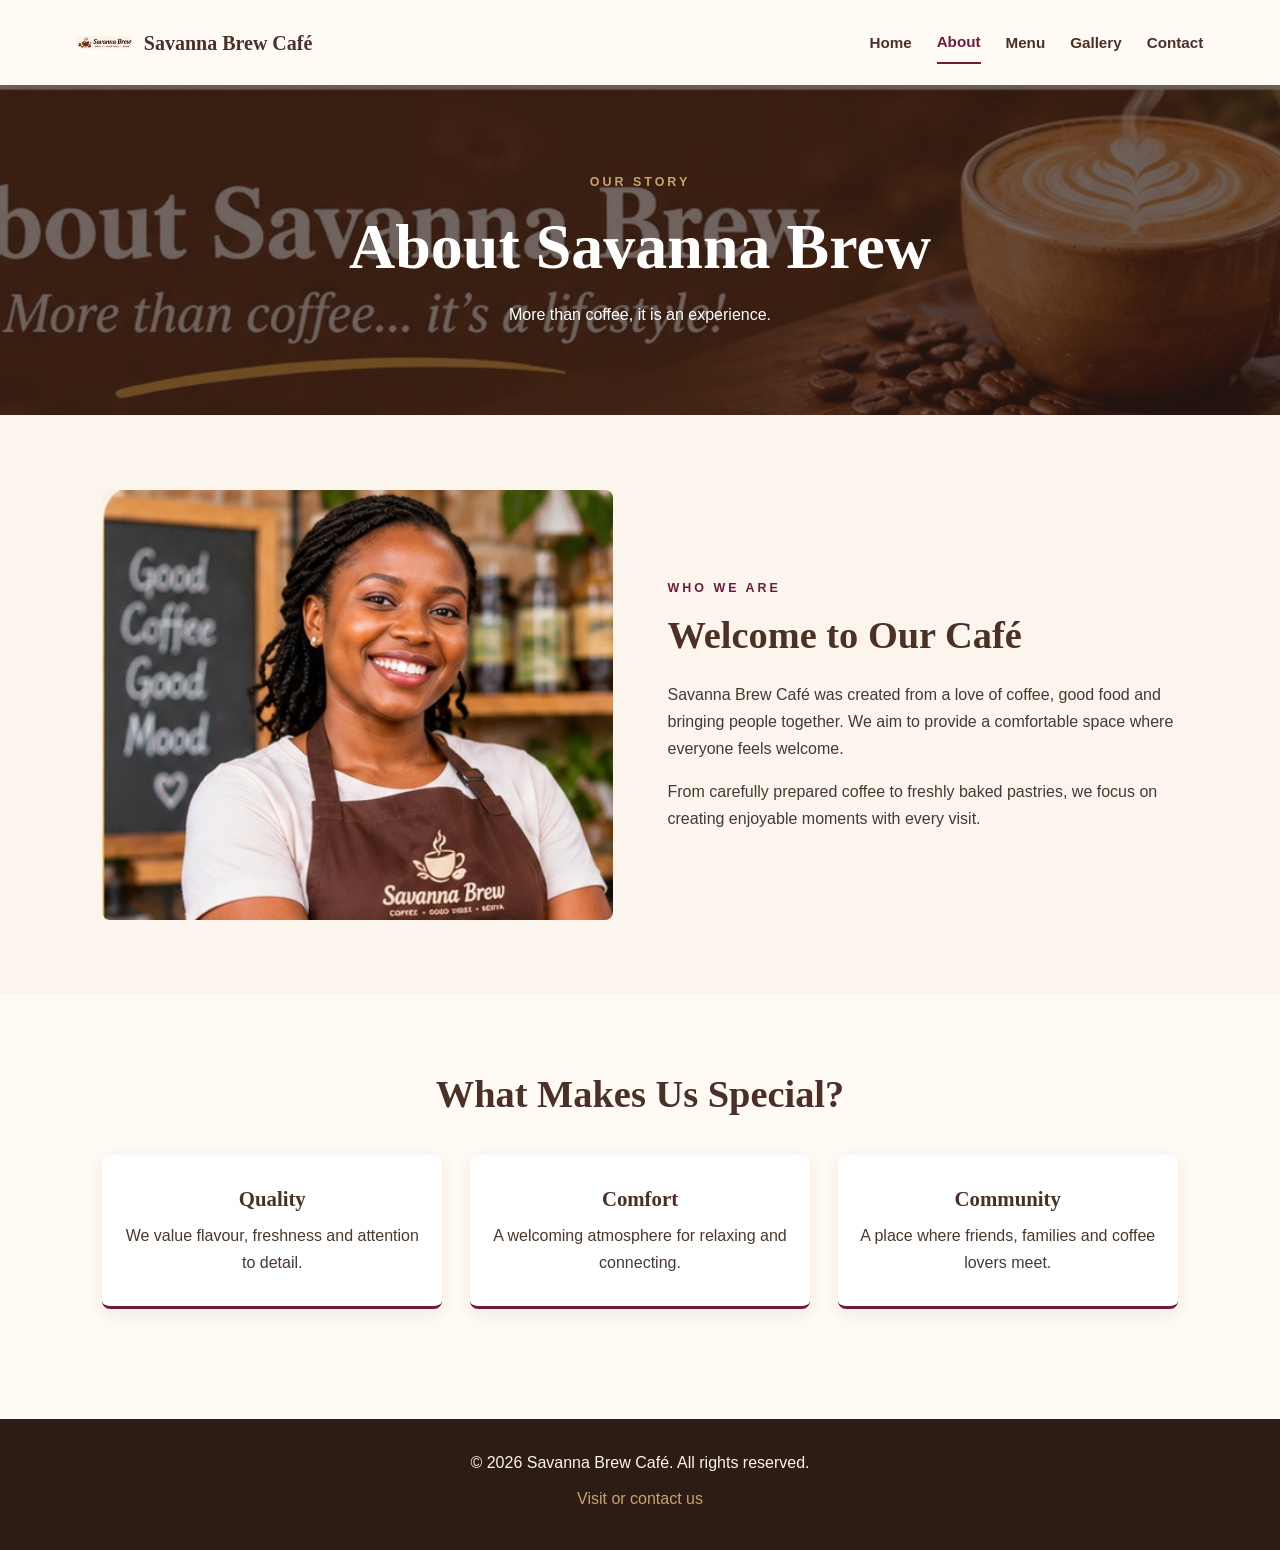
<file: about.html>
<!DOCTYPE html>
<html lang="en">
<head>
    <meta charset="UTF-8">
    <meta name="viewport" content="width=device-width, initial-scale=1.0">
    <title>About Us | Savanna Brew Café</title>
    <link rel="stylesheet" href="css/style.css">
</head>
<body>

<header>
    <a href="index.html" class="logo">
        <img src="image/savanna-brew-logo.png" alt="Savanna Brew Café Logo">
        <span>Savanna Brew Café</span>
    </a>

    <nav>
        <a href="index.html">Home</a>
        <a href="about.html" class="active">About</a>
        <a href="menu.html">Menu</a>
        <a href="gallery.html">Gallery</a>
        <a href="contact.html">Contact</a>
    </nav>
</header>

<section class="page-banner about-banner">
    <div>
        <p class="eyebrow">OUR STORY</p>
        <h1>About Savanna Brew</h1>
        <p>More than coffee, it is an experience.</p>
    </div>
</section>

<section class="about-section section">
    <div class="about-image">
        <img src="image/founder-portrait.jpg" alt="Savanna Brew Café founder">
    </div>

    <div class="about-text">
        <p class="eyebrow">WHO WE ARE</p>
        <h2>Welcome to Our Café</h2>
        <p>
            Savanna Brew Café was created from a love of coffee,
            good food and bringing people together. We aim to provide
            a comfortable space where everyone feels welcome.
        </p>
        <p>
            From carefully prepared coffee to freshly baked pastries,
            we focus on creating enjoyable moments with every visit.
        </p>
    </div>
</section>

<section class="values section">
    <h2>What Makes Us Special?</h2>

    <div class="card-container">
        <div class="value-card">
            <h3>Quality</h3>
            <p>We value flavour, freshness and attention to detail.</p>
        </div>

        <div class="value-card">
            <h3>Comfort</h3>
            <p>A welcoming atmosphere for relaxing and connecting.</p>
        </div>

        <div class="value-card">
            <h3>Community</h3>
            <p>A place where friends, families and coffee lovers meet.</p>
        </div>
    </div>
</section>

<footer>
    <p>&copy; 2026 Savanna Brew Café. All rights reserved.</p>
    <p><a href="contact.html">Visit or contact us</a></p>
</footer>

</body>
</html>
</file>
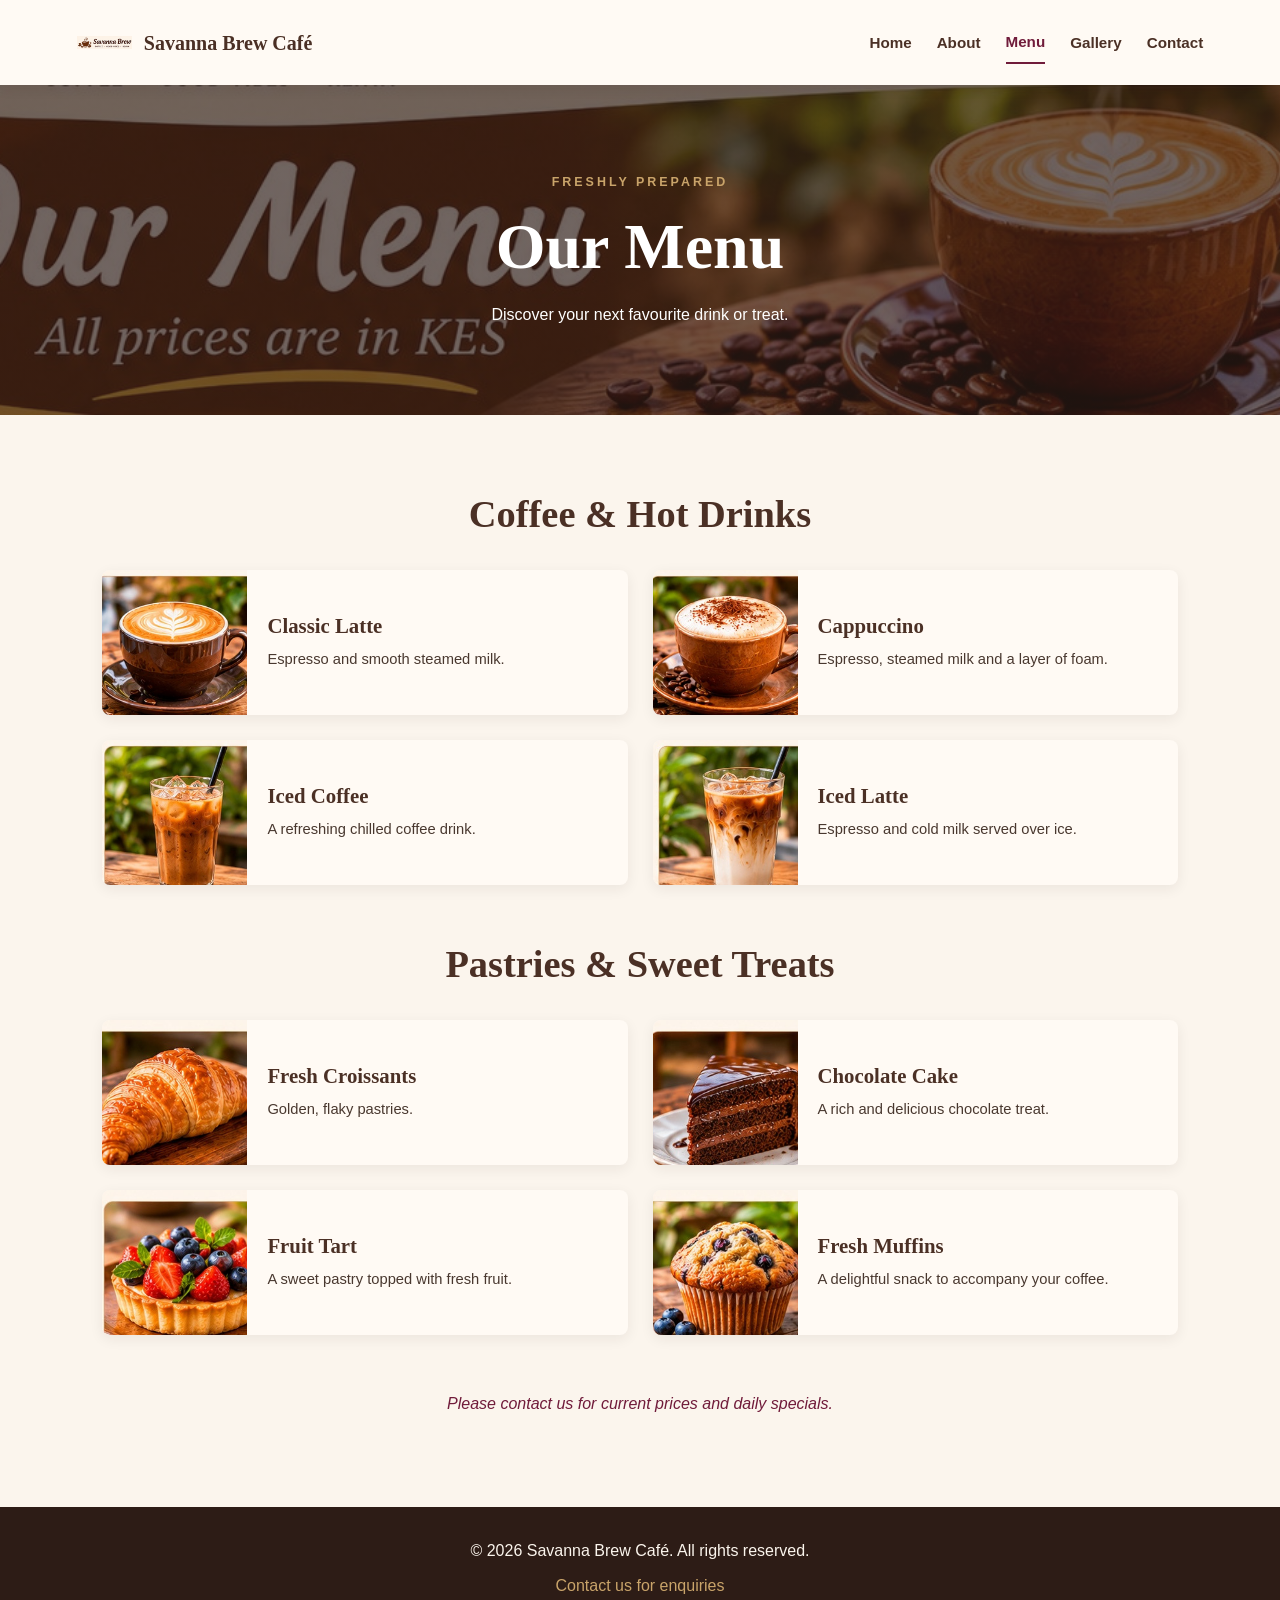
<file: menu.html>
<!DOCTYPE html>
<html lang="en">
<head>
    <meta charset="UTF-8">
    <meta name="viewport" content="width=device-width, initial-scale=1.0">
    <title>Our Menu | Savanna Brew Café</title>
    <link rel="stylesheet" href="css/style.css">
</head>
<body>

<header>
    <a href="index.html" class="logo">
        <img src="image/savanna-brew-logo.png" alt="Savanna Brew Café Logo">
        <span>Savanna Brew Café</span>
    </a>

    <nav>
        <a href="index.html">Home</a>
        <a href="about.html">About</a>
        <a href="menu.html" class="active">Menu</a>
        <a href="gallery.html">Gallery</a>
        <a href="contact.html">Contact</a>
    </nav>
</header>

<section class="page-banner menu-banner">
    <div>
        <p class="eyebrow">FRESHLY PREPARED</p>
        <h1>Our Menu</h1>
        <p>Discover your next favourite drink or treat.</p>
    </div>
</section>

<section class="menu-section section">
    <h2>Coffee & Hot Drinks</h2>

    <div class="menu-grid">
        <article class="menu-item">
            <img src="image/latte.jpg" alt="Latte">
            <div>
                <h3>Classic Latte</h3>
                <p>Espresso and smooth steamed milk.</p>
            </div>
        </article>

        <article class="menu-item">
            <img src="image/cappuccino.jpg" alt="Cappuccino">
            <div>
                <h3>Cappuccino</h3>
                <p>Espresso, steamed milk and a layer of foam.</p>
            </div>
        </article>

        <article class="menu-item">
            <img src="image/iced-coffee.jpg" alt="Iced coffee">
            <div>
                <h3>Iced Coffee</h3>
                <p>A refreshing chilled coffee drink.</p>
            </div>
        </article>

        <article class="menu-item">
            <img src="image/iced-latte.jpg" alt="Iced latte">
            <div>
                <h3>Iced Latte</h3>
                <p>Espresso and cold milk served over ice.</p>
            </div>
        </article>
    </div>

    <h2>Pastries & Sweet Treats</h2>

    <div class="menu-grid">
        <article class="menu-item">
            <img src="image/croissant.jpg" alt="Croissants">
            <div>
                <h3>Fresh Croissants</h3>
                <p>Golden, flaky pastries.</p>
            </div>
        </article>

        <article class="menu-item">
            <img src="image/chocolate-cake.jpg" alt="Chocolate cake">
            <div>
                <h3>Chocolate Cake</h3>
                <p>A rich and delicious chocolate treat.</p>
            </div>
        </article>

        <article class="menu-item">
            <img src="image/fruit-tart.jpg" alt="Fruit tart">
            <div>
                <h3>Fruit Tart</h3>
                <p>A sweet pastry topped with fresh fruit.</p>
            </div>
        </article>

        <article class="menu-item">
            <img src="image/muffin.jpg" alt="Fresh muffin">
            <div>
                <h3>Fresh Muffins</h3>
                <p>A delightful snack to accompany your coffee.</p>
            </div>
        </article>
    </div>

    <p class="menu-note">
        Please contact us for current prices and daily specials.
    </p>
</section>

<footer>
    <p>&copy; 2026 Savanna Brew Café. All rights reserved.</p>
    <p><a href="contact.html">Contact us for enquiries</a></p>
</footer>

</body>
</html>
</file>
<file: css/style.css>
/* ========================================
   SAVANNA BREW CAFE - MAIN STYLESHEET
   Colours: Cream, Coffee Brown, Burgundy
======================================== */

:root {
    --cream: #fbf5ed;
    --light-cream: #fffaf4;
    --coffee-brown: #4b3025;
    --dark-brown: #2d1c16;
    --burgundy: #701b3a;
    --dark-burgundy: #481027;
    --gold: #c9a46a;
    --text: #49382f;
    --white: #ffffff;
}

/* General reset */

* {
    margin: 0;
    padding: 0;
    box-sizing: border-box;
}

html {
    scroll-behavior: smooth;
}

body {
    font-family: Arial, Helvetica, sans-serif;
    background-color: var(--cream);
    color: var(--text);
    line-height: 1.7;
}

img {
    display: block;
    width: 100%;
    object-fit: cover;
}

a {
    color: inherit;
    text-decoration: none;
}

h1, h2, h3 {
    font-family: Georgia, "Times New Roman", serif;
    color: var(--coffee-brown);
    line-height: 1.3;
}

h1 {
    font-size: clamp(2.4rem, 5vw, 4.5rem);
}

h2 {
    font-size: clamp(1.8rem, 3vw, 2.7rem);
    margin-bottom: 20px;
}

h3 {
    font-size: 1.3rem;
    margin-bottom: 10px;
}

p {
    margin-bottom: 15px;
}

/* ========================================
   HEADER AND NAVIGATION
======================================== */

header {
    background-color: var(--light-cream);
    display: flex;
    align-items: center;
    justify-content: space-between;
    gap: 25px;
    padding: 15px 6%;
    position: sticky;
    top: 0;
    z-index: 1000;
    box-shadow: 0 3px 12px rgba(45, 28, 22, 0.10);
}

.logo {
    display: flex;
    align-items: center;
    gap: 12px;
    color: var(--coffee-brown);
    font-family: Georgia, "Times New Roman", serif;
    font-size: 1.25rem;
    font-weight: bold;
}

.logo img {
    width: 55px;
    height: 55px;
    object-fit: contain;
}

nav {
    display: flex;
    align-items: center;
    justify-content: center;
    flex-wrap: wrap;
    gap: 25px;
}

nav a {
    color: var(--coffee-brown);
    font-weight: bold;
    font-size: 0.95rem;
    padding: 8px 0;
    transition: color 0.3s ease;
}

nav a:hover,
nav a.active {
    color: var(--burgundy);
}

nav a.active {
    border-bottom: 2px solid var(--burgundy);
}

/* ========================================
   BUTTONS
======================================== */

.btn {
    display: inline-block;
    background-color: var(--burgundy);
    color: var(--white);
    border: none;
    border-radius: 4px;
    padding: 13px 26px;
    font-size: 0.95rem;
    font-weight: bold;
    cursor: pointer;
    transition: background-color 0.3s ease,
                transform 0.3s ease;
}

.btn:hover {
    background-color: var(--dark-burgundy);
    transform: translateY(-2px);
}

/* ========================================
   SHARED SECTIONS
======================================== */

.section {
    padding: 75px 8%;
    text-align: center;
}

.eyebrow {
    color: var(--burgundy);
    letter-spacing: 3px;
    font-size: 0.78rem;
    font-weight: bold;
    margin-bottom: 12px;
}

.section-description {
    max-width: 650px;
    margin: 0 auto 35px;
}

/* ========================================
   HOME PAGE HERO
======================================== */

.hero {
    min-height: 600px;
    display: flex;
    align-items: center;
    padding: 80px 8%;
    background:
        linear-gradient(
            90deg,
            rgba(45, 28, 22, 0.82),
            rgba(45, 28, 22, 0.20)
        ),
        url("../image/hero.jpg") center/cover no-repeat;
    color: var(--white);
}

.hero-content {
    max-width: 650px;
}

.hero h1 {
    color: var(--white);
    margin-bottom: 22px;
}

.hero .eyebrow {
    color: var(--gold);
}

.hero-content > p:not(.eyebrow) {
    font-size: 1.1rem;
    max-width: 550px;
    margin-bottom: 28px;
}

/* ========================================
   INTRODUCTION AND QUOTE
======================================== */

.intro {
    max-width: 1000px;
    margin: 0 auto;
}

.intro > p:last-child {
    max-width: 750px;
    margin: 0 auto;
}

.quote {
    background-color: var(--coffee-brown);
    color: var(--cream);
    text-align: center;
    padding: 65px 8%;
}

.quote h2 {
    color: var(--cream);
}

.quote p {
    margin-bottom: 0;
}

/* ========================================
   FEATURED CARDS AND VALUES
======================================== */

.featured {
    background-color: var(--light-cream);
}

.card-container {
    display: grid;
    grid-template-columns: repeat(3, minmax(0, 1fr));
    gap: 28px;
    margin: 35px 0;
}

.card,
.value-card {
    background-color: var(--white);
    border-radius: 8px;
    overflow: hidden;
    box-shadow: 0 5px 18px rgba(45, 28, 22, 0.08);
    transition: transform 0.3s ease;
}

.card:hover,
.value-card:hover {
    transform: translateY(-5px);
}

.card img {
    height: 260px;
}

.card-content {
    padding: 25px 20px;
}

.card-content p,
.value-card p {
    margin-bottom: 0;
}

.value-card {
    padding: 30px 22px;
    border-bottom: 3px solid var(--burgundy);
}

.values {
    background-color: var(--light-cream);
}

/* ========================================
   PAGE BANNERS
======================================== */

.page-banner {
    min-height: 330px;
    padding: 65px 8%;
    display: flex;
    align-items: center;
    justify-content: center;
    text-align: center;
    color: var(--white);
    background-color: var(--coffee-brown);
    background-position: center;
    background-size: cover;
    background-repeat: no-repeat;
    position: relative;
}

.page-banner > div {
    position: relative;
    z-index: 1;
    max-width: 750px;
}

.page-banner h1 {
    color: var(--white);
    margin-bottom: 12px;
}

.page-banner p {
    margin-bottom: 0;
}

.page-banner .eyebrow {
    color: var(--gold);
    margin-bottom: 12px;
}

.about-banner {
    background-image:
        linear-gradient(rgba(45, 28, 22, 0.68),
                        rgba(45, 28, 22, 0.68)),
        url("../image/about-coffee-banner.jpg");
}

.menu-banner {
    background-image:
        linear-gradient(rgba(45, 28, 22, 0.68),
                        rgba(45, 28, 22, 0.68)),
        url("../image/menu-coffee-banner.jpg");
}

.gallery-banner {
    background-image:
        linear-gradient(rgba(45, 28, 22, 0.68),
                        rgba(45, 28, 22, 0.68)),
        url("../image/gallery-photo-banner.jpg");
}

.contact-banner {
    background-image:
        linear-gradient(rgba(45, 28, 22, 0.68),
                        rgba(45, 28, 22, 0.68)),
        url("../image/contact-coffee-banner.jpg");
}

/* ========================================
   ABOUT PAGE
======================================== */

.about-section {
    display: grid;
    grid-template-columns: repeat(2, minmax(0, 1fr));
    gap: 55px;
    align-items: center;
    text-align: left;
}

.about-image img {
    height: 430px;
    border-radius: 8px;
}

.about-text p:last-child {
    margin-bottom: 0;
}

/* ========================================
   MENU PAGE
======================================== */

.menu-section h2 {
    margin-top: 35px;
}

.menu-section h2:first-child {
    margin-top: 0;
}

.menu-grid {
    display: grid;
    grid-template-columns: repeat(2, minmax(0, 1fr));
    gap: 25px;
    max-width: 1100px;
    margin: 30px auto 55px;
    text-align: left;
}

.menu-item {
    display: flex;
    align-items: center;
    gap: 20px;
    background-color: var(--light-cream);
    border-radius: 8px;
    overflow: hidden;
    box-shadow: 0 4px 14px rgba(45, 28, 22, 0.07);
}

.menu-item img {
    width: 145px;
    min-width: 145px;
    height: 145px;
}

.menu-item div {
    padding: 15px 15px 15px 0;
}

.menu-item h3 {
    margin-bottom: 8px;
}

.menu-item p {
    font-size: 0.92rem;
    margin-bottom: 0;
}

.menu-note {
    font-style: italic;
    color: var(--burgundy);
}

/* ========================================
   GALLERY PAGE
======================================== */

.gallery-section {
    background-color: var(--light-cream);
}

.gallery-grid {
    display: grid;
    grid-template-columns: repeat(4, minmax(0, 1fr));
    gap: 20px;
    margin-top: 35px;
}

.gallery-grid figure {
    background-color: var(--white);
    border-radius: 7px;
    overflow: hidden;
    box-shadow: 0 4px 14px rgba(45, 28, 22, 0.08);
}

.gallery-grid img {
    height: 240px;
    transition: transform 0.4s ease;
}

.gallery-grid figure:hover img {
    transform: scale(1.05);
}

.gallery-grid figcaption {
    padding: 15px 10px;
    color: var(--coffee-brown);
    font-weight: bold;
}

/* ========================================
   CONTACT PAGE
======================================== */

.contact-section {
    display: grid;
    grid-template-columns: repeat(2, minmax(0, 1fr));
    gap: 50px;
    align-items: center;
    text-align: left;
}

.contact-info h2 {
    margin-bottom: 20px;
}

.contact-info h3 {
    margin-top: 22px;
}

.contact-info a {
    color: var(--burgundy);
    font-weight: bold;
}

.contact-info a:hover {
    text-decoration: underline;
}

.contact-image img {
    height: 450px;
    border-radius: 8px;
}

.contact-form-section {
    background-color: var(--light-cream);
}

.contact-form {
    max-width: 650px;
    margin: 30px auto 0;
    text-align: left;
}

.contact-form label {
    display: block;
    margin: 16px 0 7px;
    font-weight: bold;
    color: var(--coffee-brown);
}

.contact-form input,
.contact-form textarea {
    display: block;
    width: 100%;
    padding: 13px;
    border: 1px solid #d7c7b8;
    border-radius: 4px;
    background-color: var(--white);
    color: var(--text);
    font: inherit;
}

.contact-form input:focus,
.contact-form textarea:focus {
    outline: 2px solid var(--gold);
    border-color: var(--burgundy);
}

.contact-form textarea {
    resize: vertical;
    margin-bottom: 22px;
}

/* ========================================
   FOOTER
======================================== */

footer {
    background-color: var(--dark-brown);
    color: var(--cream);
    padding: 30px 8%;
    text-align: center;
}

footer p {
    margin-bottom: 8px;
}

footer a {
    color: var(--gold);
}

footer a:hover {
    color: var(--white);
    text-decoration: underline;
}

/* ========================================
   RESPONSIVE DESIGN
======================================== */

@media (max-width: 900px) {
    header {
        flex-direction: column;
        gap: 12px;
    }

    nav {
        gap: 18px;
    }

    .card-container {
        grid-template-columns: repeat(2, minmax(0, 1fr));
    }

    .gallery-grid {
        grid-template-columns: repeat(2, minmax(0, 1fr));
    }

    .about-section,
    .contact-section {
        grid-template-columns: 1fr;
    }

    .about-image img,
    .contact-image img {
        height: 350px;
    }
}

@media (max-width: 600px) {
    header {
        padding: 12px 4%;
    }

    .logo {
        font-size: 1.05rem;
    }

    .logo img {
        width: 45px;
        height: 45px;
    }

    nav {
        gap: 10px 16px;
    }

    nav a {
        font-size: 0.85rem;
    }

    .hero {
        min-height: 480px;
        padding: 55px 7%;
        background-position: center;
    }

    .section {
        padding: 50px 6%;
    }

    .page-banner {
        min-height: 260px;
        padding: 45px 6%;
    }

    .card-container,
    .menu-grid,
    .gallery-grid {
        grid-template-columns: 1fr;
    }

    .card img {
        height: 240px;
    }

    .menu-item img {
        width: 115px;
        min-width: 115px;
        height: 125px;
    }

    .menu-item {
        gap: 14px;
    }

    .menu-item div {
        padding: 12px 12px 12px 0;
    }

    .gallery-grid img {
        height: 260px;
    }

    .about-image img,
    .contact-image img {
        height: 280px;
    }
}/* ========================================
   SAVANNA BREW CAFE - MAIN STYLESHEET
   Colours: Cream, Coffee Brown, Burgundy
======================================== */

:root {
    --cream: #fbf5ed;
    --light-cream: #fffaf4;
    --coffee-brown: #4b3025;
    --dark-brown: #2d1c16;
    --burgundy: #701b3a;
    --dark-burgundy: #481027;
    --gold: #c9a46a;
    --text: #49382f;
    --white: #ffffff;
}

/* General reset */

* {
    margin: 0;
    padding: 0;
    box-sizing: border-box;
}

html {
    scroll-behavior: smooth;
}

body {
    font-family: Arial, Helvetica, sans-serif;
    background-color: var(--cream);
    color: var(--text);
    line-height: 1.7;
}

img {
    display: block;
    width: 100%;
    object-fit: cover;
}

a {
    color: inherit;
    text-decoration: none;
}

h1, h2, h3 {
    font-family: Georgia, "Times New Roman", serif;
    color: var(--coffee-brown);
    line-height: 1.3;
}

h1 {
    font-size: clamp(2.4rem, 5vw, 4.5rem);
}

h2 {
    font-size: clamp(1.8rem, 3vw, 2.7rem);
    margin-bottom: 20px;
}

h3 {
    font-size: 1.3rem;
    margin-bottom: 10px;
}

p {
    margin-bottom: 15px;
}

/* ========================================
   HEADER AND NAVIGATION
======================================== */

header {
    background-color: var(--light-cream);
    display: flex;
    align-items: center;
    justify-content: space-between;
    gap: 25px;
    padding: 15px 6%;
    position: sticky;
    top: 0;
    z-index: 1000;
    box-shadow: 0 3px 12px rgba(45, 28, 22, 0.10);
}

.logo {
    display: flex;
    align-items: center;
    gap: 12px;
    color: var(--coffee-brown);
    font-family: Georgia, "Times New Roman", serif;
    font-size: 1.25rem;
    font-weight: bold;
}

.logo img {
    width: 55px;
    height: 55px;
    object-fit: contain;
}

nav {
    display: flex;
    align-items: center;
    justify-content: center;
    flex-wrap: wrap;
    gap: 25px;
}

nav a {
    color: var(--coffee-brown);
    font-weight: bold;
    font-size: 0.95rem;
    padding: 8px 0;
    transition: color 0.3s ease;
}

nav a:hover,
nav a.active {
    color: var(--burgundy);
}

nav a.active {
    border-bottom: 2px solid var(--burgundy);
}

/* ========================================
   BUTTONS
======================================== */

.btn {
    display: inline-block;
    background-color: var(--burgundy);
    color: var(--white);
    border: none;
    border-radius: 4px;
    padding: 13px 26px;
    font-size: 0.95rem;
    font-weight: bold;
    cursor: pointer;
    transition: background-color 0.3s ease,
                transform 0.3s ease;
}

.btn:hover {
    background-color: var(--dark-burgundy);
    transform: translateY(-2px);
}

/* ========================================
   SHARED SECTIONS
======================================== */

.section {
    padding: 75px 8%;
    text-align: center;
}

.eyebrow {
    color: var(--burgundy);
    letter-spacing: 3px;
    font-size: 0.78rem;
    font-weight: bold;
    margin-bottom: 12px;
}

.section-description {
    max-width: 650px;
    margin: 0 auto 35px;
}

/* ========================================
   HOME PAGE HERO
======================================== */

.hero {
    min-height: 600px;
    display: flex;
    align-items: center;
    padding: 80px 8%;
    background:
        linear-gradient(
            90deg,
            rgba(45, 28, 22, 0.82),
            rgba(45, 28, 22, 0.20)
        ),
        url("../image/hero.jpg") center/cover no-repeat;
    color: var(--white);
}

.hero-content {
    max-width: 650px;
}

.hero h1 {
    color: var(--white);
    margin-bottom: 22px;
}

.hero .eyebrow {
    color: var(--gold);
}

.hero-content > p:not(.eyebrow) {
    font-size: 1.1rem;
    max-width: 550px;
    margin-bottom: 28px;
}

/* ========================================
   INTRODUCTION AND QUOTE
======================================== */

.intro {
    max-width: 1000px;
    margin: 0 auto;
}

.intro > p:last-child {
    max-width: 750px;
    margin: 0 auto;
}

.quote {
    background-color: var(--coffee-brown);
    color: var(--cream);
    text-align: center;
    padding: 65px 8%;
}

.quote h2 {
    color: var(--cream);
}

.quote p {
    margin-bottom: 0;
}

/* ========================================
   FEATURED CARDS AND VALUES
======================================== */

.featured {
    background-color: var(--light-cream);
}

.card-container {
    display: grid;
    grid-template-columns: repeat(3, minmax(0, 1fr));
    gap: 28px;
    margin: 35px 0;
}

.card,
.value-card {
    background-color: var(--white);
    border-radius: 8px;
    overflow: hidden;
    box-shadow: 0 5px 18px rgba(45, 28, 22, 0.08);
    transition: transform 0.3s ease;
}

.card:hover,
.value-card:hover {
    transform: translateY(-5px);
}

.card img {
    height: 260px;
}

.card-content {
    padding: 25px 20px;
}

.card-content p,
.value-card p {
    margin-bottom: 0;
}

.value-card {
    padding: 30px 22px;
    border-bottom: 3px solid var(--burgundy);
}

.values {
    background-color: var(--light-cream);
}

/* ========================================
   PAGE BANNERS
======================================== */

.page-banner {
    min-height: 330px;
    padding: 65px 8%;
    display: flex;
    align-items: center;
    justify-content: center;
    text-align: center;
    color: var(--white);
    background-color: var(--coffee-brown);
    background-position: center;
    background-size: cover;
    background-repeat: no-repeat;
    position: relative;
}

.page-banner > div {
    position: relative;
    z-index: 1;
    max-width: 750px;
}

.page-banner h1 {
    color: var(--white);
    margin-bottom: 12px;
}

.page-banner p {
    margin-bottom: 0;
}

.page-banner .eyebrow {
    color: var(--gold);
    margin-bottom: 12px;
}

.about-banner {
    background-image:
        linear-gradient(rgba(45, 28, 22, 0.68),
                        rgba(45, 28, 22, 0.68)),
        url("../image/about-coffee-banner.jpg");
}

.menu-banner {
    background-image:
        linear-gradient(rgba(45, 28, 22, 0.68),
                        rgba(45, 28, 22, 0.68)),
        url("../image/menu-coffee-banner.jpg");
}

.gallery-banner {
    background-image:
        linear-gradient(rgba(45, 28, 22, 0.68),
                        rgba(45, 28, 22, 0.68)),
        url("../image/gallery-photo-banner.jpg");
}

.contact-banner {
    background-image:
        linear-gradient(rgba(45, 28, 22, 0.68),
                        rgba(45, 28, 22, 0.68)),
        url("../image/contact-coffee-banner.jpg");
}

/* ========================================
   ABOUT PAGE
======================================== */

.about-section {
    display: grid;
    grid-template-columns: repeat(2, minmax(0, 1fr));
    gap: 55px;
    align-items: center;
    text-align: left;
}

.about-image img {
    height: 430px;
    border-radius: 8px;
}

.about-text p:last-child {
    margin-bottom: 0;
}

/* ========================================
   MENU PAGE
======================================== */

.menu-section h2 {
    margin-top: 35px;
}

.menu-section h2:first-child {
    margin-top: 0;
}

.menu-grid {
    display: grid;
    grid-template-columns: repeat(2, minmax(0, 1fr));
    gap: 25px;
    max-width: 1100px;
    margin: 30px auto 55px;
    text-align: left;
}

.menu-item {
    display: flex;
    align-items: center;
    gap: 20px;
    background-color: var(--light-cream);
    border-radius: 8px;
    overflow: hidden;
    box-shadow: 0 4px 14px rgba(45, 28, 22, 0.07);
}

.menu-item img {
    width: 145px;
    min-width: 145px;
    height: 145px;
}

.menu-item div {
    padding: 15px 15px 15px 0;
}

.menu-item h3 {
    margin-bottom: 8px;
}

.menu-item p {
    font-size: 0.92rem;
    margin-bottom: 0;
}

.menu-note {
    font-style: italic;
    color: var(--burgundy);
}

/* ========================================
   GALLERY PAGE
======================================== */

.gallery-section {
    background-color: var(--light-cream);
}

.gallery-grid {
    display: grid;
    grid-template-columns: repeat(4, minmax(0, 1fr));
    gap: 20px;
    margin-top: 35px;
}

.gallery-grid figure {
    background-color: var(--white);
    border-radius: 7px;
    overflow: hidden;
    box-shadow: 0 4px 14px rgba(45, 28, 22, 0.08);
}

.gallery-grid img {
    height: 240px;
    transition: transform 0.4s ease;
}

.gallery-grid figure:hover img {
    transform: scale(1.05);
}

.gallery-grid figcaption {
    padding: 15px 10px;
    color: var(--coffee-brown);
    font-weight: bold;
}

/* ========================================
   CONTACT PAGE
======================================== */

.contact-section {
    display: grid;
    grid-template-columns: repeat(2, minmax(0, 1fr));
    gap: 50px;
    align-items: center;
    text-align: left;
}

.contact-info h2 {
    margin-bottom: 20px;
}

.contact-info h3 {
    margin-top: 22px;
}

.contact-info a {
    color: var(--burgundy);
    font-weight: bold;
}

.contact-info a:hover {
    text-decoration: underline;
}

.contact-image img {
    height: 450px;
    border-radius: 8px;
}

.contact-form-section {
    background-color: var(--light-cream);
}

.contact-form {
    max-width: 650px;
    margin: 30px auto 0;
    text-align: left;
}

.contact-form label {
    display: block;
    margin: 16px 0 7px;
    font-weight: bold;
    color: var(--coffee-brown);
}

.contact-form input,
.contact-form textarea {
    display: block;
    width: 100%;
    padding: 13px;
    border: 1px solid #d7c7b8;
    border-radius: 4px;
    background-color: var(--white);
    color: var(--text);
    font: inherit;
}

.contact-form input:focus,
.contact-form textarea:focus {
    outline: 2px solid var(--gold);
    border-color: var(--burgundy);
}

.contact-form textarea {
    resize: vertical;
    margin-bottom: 22px;
}

/* ========================================
   FOOTER
======================================== */

footer {
    background-color: var(--dark-brown);
    color: var(--cream);
    padding: 30px 8%;
    text-align: center;
}

footer p {
    margin-bottom: 8px;
}

footer a {
    color: var(--gold);
}

footer a:hover {
    color: var(--white);
    text-decoration: underline;
}

/* ========================================
   RESPONSIVE DESIGN
======================================== */

@media (max-width: 900px) {
    header {
        flex-direction: column;
        gap: 12px;
    }

    nav {
        gap: 18px;
    }

    .card-container {
        grid-template-columns: repeat(2, minmax(0, 1fr));
    }

    .gallery-grid {
        grid-template-columns: repeat(2, minmax(0, 1fr));
    }

    .about-section,
    .contact-section {
        grid-template-columns: 1fr;
    }

    .about-image img,
    .contact-image img {
        height: 350px;
    }
}

@media (max-width: 600px) {
    header {
        padding: 12px 4%;
    }

    .logo {
        font-size: 1.05rem;
    }

    .logo img {
        width: 45px;
        height: 45px;
    }

    nav {
        gap: 10px 16px;
    }

    nav a {
        font-size: 0.85rem;
    }

    .hero {
        min-height: 480px;
        padding: 55px 7%;
        background-position: center;
    }

    .section {
        padding: 50px 6%;
    }

    .page-banner {
        min-height: 260px;
        padding: 45px 6%;
    }

    .card-container,
    .menu-grid,
    .gallery-grid {
        grid-template-columns: 1fr;
    }

    .card img {
        height: 240px;
    }

    .menu-item img {
        width: 115px;
        min-width: 115px;
        height: 125px;
    }

    .menu-item {
        gap: 14px;
    }

    .menu-item div {
        padding: 12px 12px 12px 0;
    }

    .gallery-grid img {
        height: 260px;
    }

    .about-image img,
    .contact-image img {
        height: 280px;
    }
}
</file>
